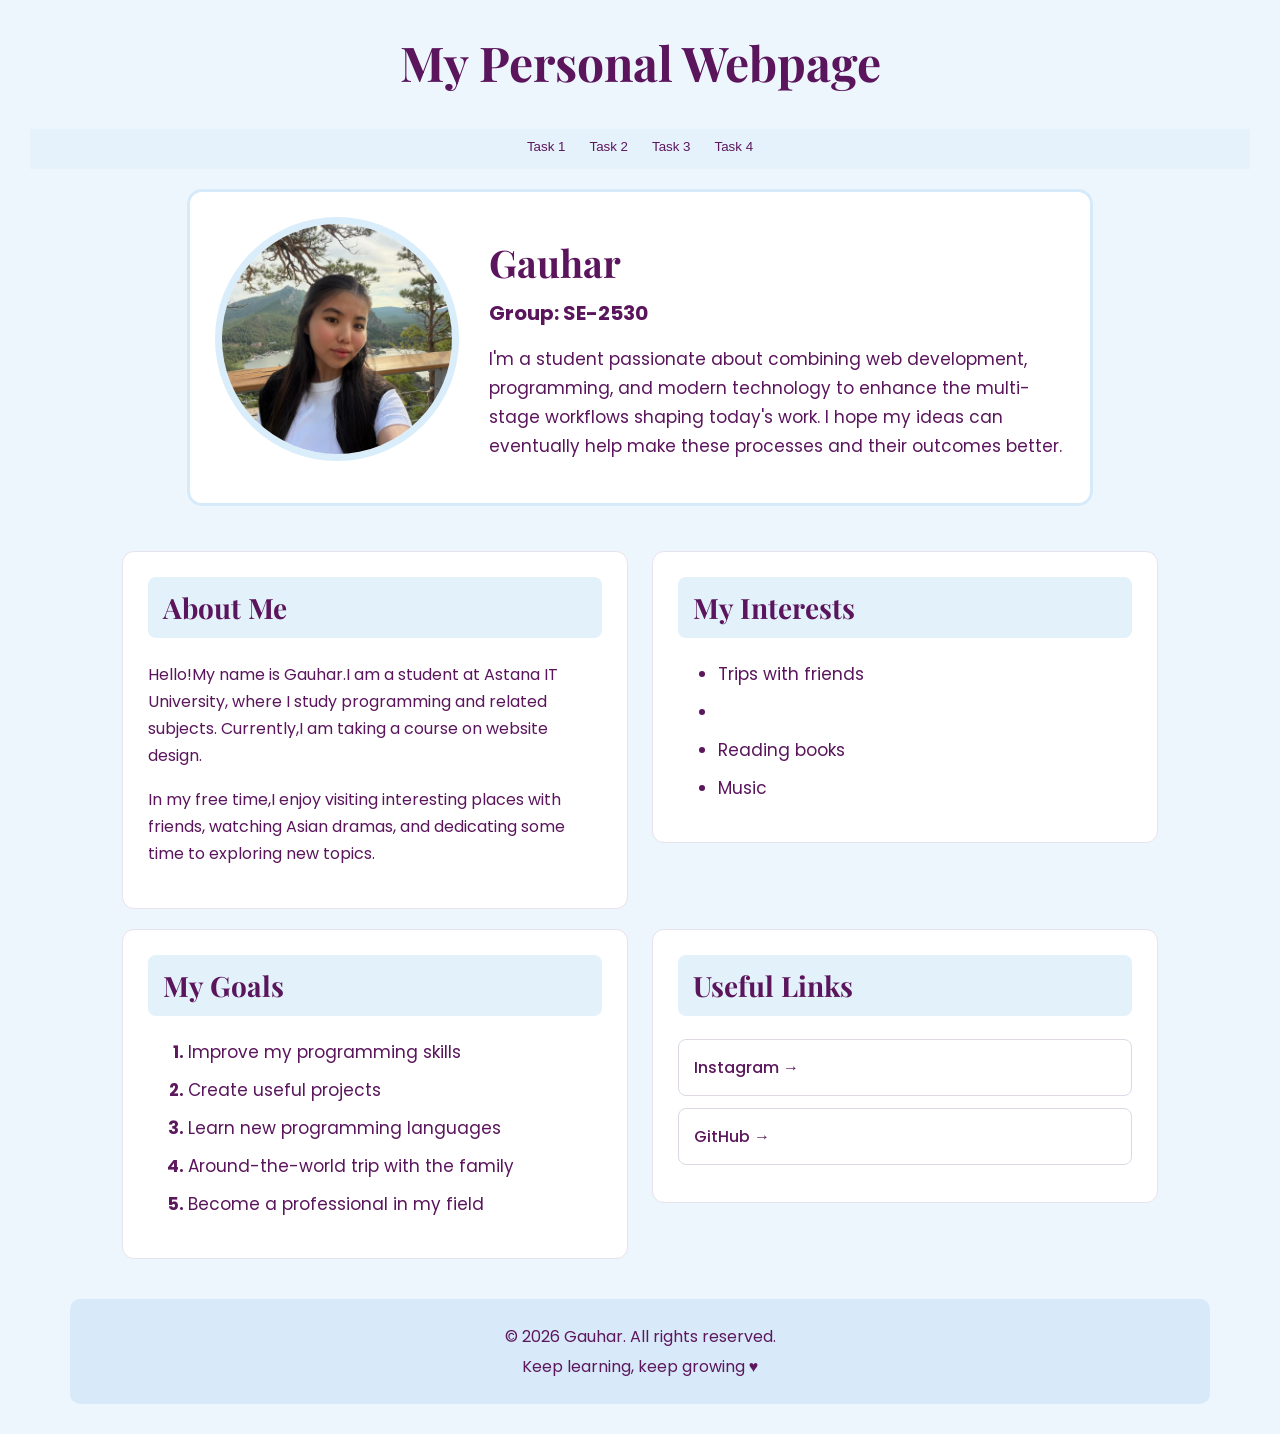
<file: Task1/index.html>
<!DOCTYPE html>
<html lang="en">
<head>
    <meta charset="UTF-8">
    <meta name="viewport" content="width=device-width, initial-scale=1.0">

    <title>My Personal Webpage</title>

    <link rel="preconnect" href="https://fonts.googleapis.com">
    <link rel="preconnect" href="https://fonts.gstatic.com" crossorigin>

    <link href="https://fonts.googleapis.com/css2?family=Playfair+Display:wght@600;700&family=Poppins:wght@400;500&display=swap" rel="stylesheet">

    <link rel="stylesheet" href="style.css">
</head>

<body>

    <header>
        <h1>My Personal Webpage</h1>
    </header>

      <div class="navbar">
   <button onclick="window.location.href='../Task1/index.html';">Task 1</button>
<button onclick="window.location.href='../Task2/index.html';">Task 2</button>
<button onclick="window.location.href='../Task3/index.html';">Task 3</button>
<button onclick="window.location.href='../Task4/index.html';">Task 4</button>
  </div>

    <div class="profile-card" id="profile-card">

        <div class="profile-image">
            <img src="../.vscode/images/gauhar-photo.jpeg" alt="Gauhar's picture">

        </div>

        <div class="profile-info">
            <h2>Gauhar</h2>

            <h3>Group: SE-2530 </h3>

            <p>
                I'm a student passionate about combining web development, programming, and modern technology to enhance the multi-stage workflows shaping today's work.
                I hope my ideas can eventually help make these processes and their outcomes better.
            </p>
        </div>

    </div>


    <main>

        <section class="card">

            <h2>About Me</h2>

            <p>
                Hello!My name is Gauhar.I am a student at Astana IT University, where I study programming and related subjects.
                Currently,I am taking a course on website design.
                
            </p>

            <p>
                In my free time,I enjoy visiting interesting places with friends, watching Asian dramas, and dedicating some time to exploring new topics.
            </p>

        </section>


        <section class="card">

            <h2>My Interests</h2>

            <ul>
                <li>Trips with friends</li>
                <li></li>
                <li>Reading books</li>
                <li>Music</li>
            </ul>

        </section>


        <section class="card">

            <h2>My Goals</h2>

            <ol>
                <li>Improve my programming skills</li>
                <li>Create useful projects</li>
                <li>Learn new programming languages</li>
                <li>Around-the-world trip with the family</li>
                <li>Become a professional in my field</li>
            </ol>

        </section>


        <section class="card">

            <h2>Useful Links</h2>

            <div class="links">

                <a href="https://www.instagram.com/hharruuru?stkn=MTk2MWx6MWxicWhzZA%3D%3D&utm_source=qr" target="_blank">
                    Instagram →
                </a>

                <a href="https://github.com/gauharb/web-asn1" target="_blank">
                    GitHub →
                </a>

            </div>

        </section>

    </main>


    <footer>
        <p>© 2026 Gauhar. All rights reserved.</p>
        <p>Keep learning, keep growing ♥</p>
    </footer>

</body>
</html>
</file>
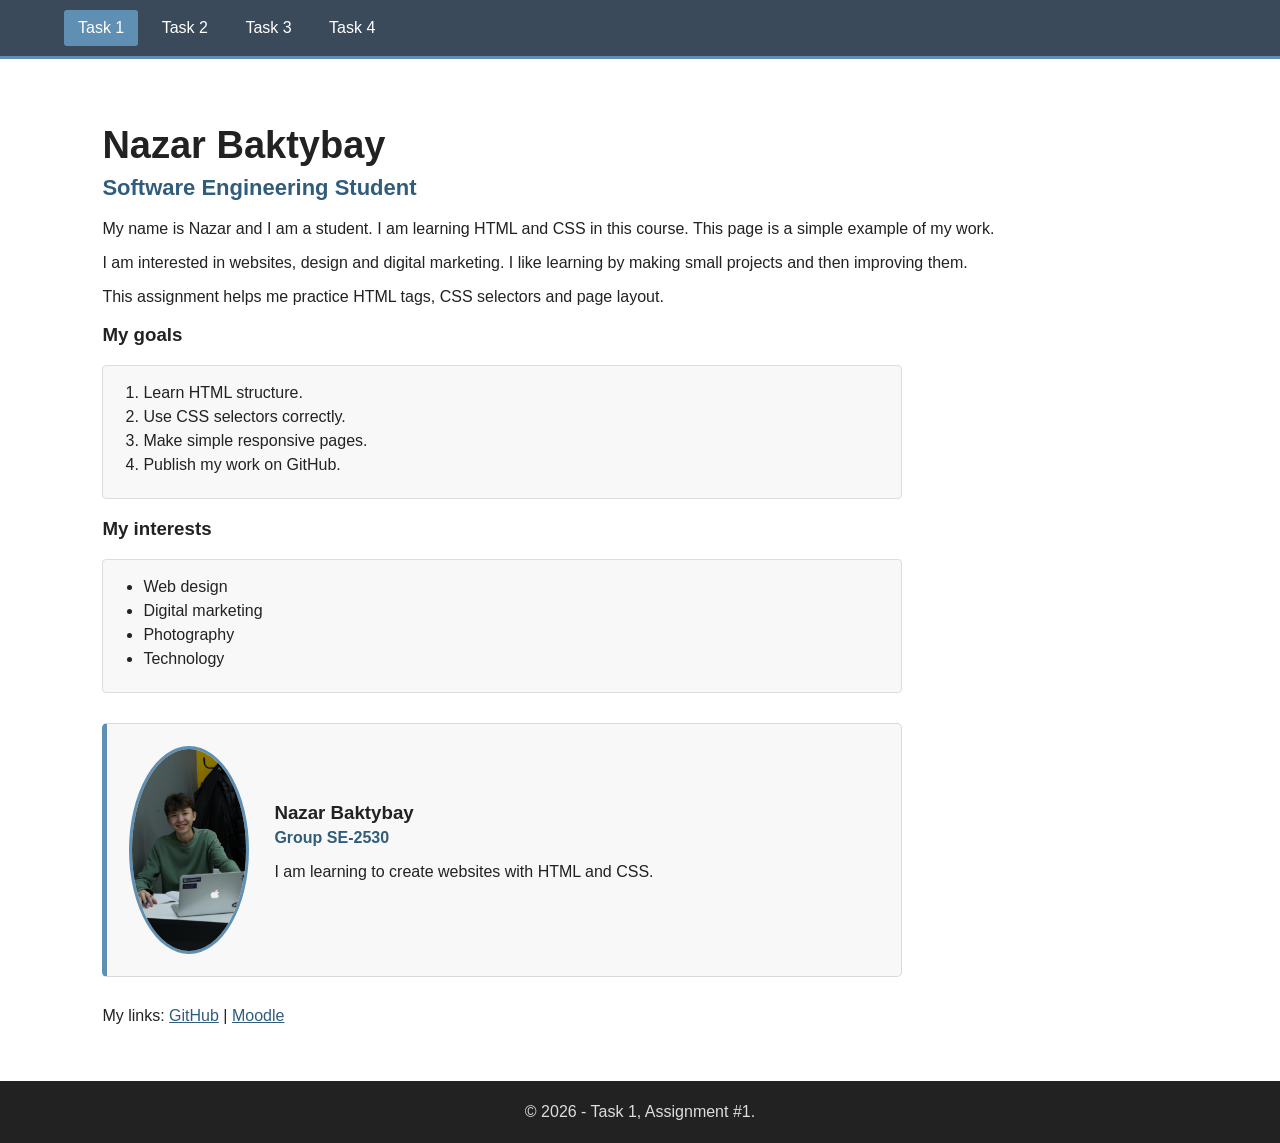
<file: task1N/index.html>
<!DOCTYPE html>
<html lang="en">
<head>
  <meta charset="UTF-8">
  <meta name="viewport" content="width=device-width, initial-scale=1.0">
  <title>Task 1 - Personal Webpage</title>
  <link rel="stylesheet" href="styles.css">
</head>
<body>

  <nav class="navbar">
    <a href="index.html" class="active">Task 1</a>
    <a href="../task2N/index.html">Task 2</a>
    <a href="../task3N/index.html">Task 3</a>
    <a href="../task4N/index.html">Task 4</a>
  </nav>

  <main class="page">
    <h1>Nazar Baktybay</h1>
    <h2>Software Engineering Student</h2>

    <p>
      My name is Nazar and I am a student. I am learning HTML and CSS in this course.
      This page is a simple example of my work.
    </p>

    <p>
      I am interested in websites, design and digital marketing. I like learning by
      making small projects and then improving them.
    </p>

    <p>
      This assignment helps me practice HTML tags, CSS selectors and page layout.
    </p>

    <h3>My goals</h3>
    <ol>
      <li>Learn HTML structure.</li>
      <li>Use CSS selectors correctly.</li>
      <li>Make simple responsive pages.</li>
      <li>Publish my work on GitHub.</li>
    </ol>

    <h3>My interests</h3>
    <ul>
      <li>Web design</li>
      <li>Digital marketing</li>
      <li>Photography</li>
      <li>Technology</li>
    </ul>

    <section class="profile-card" id="profile">
      <img src="../.vscode/images/WhatsApp Image 2026-09-21 at 18.53.29.jpeg" alt="Nazar Baktybay" class="profile-photo">
      <div>
        <h3 class="profile-name">Nazar Baktybay</h3>
        <p class="profile-group">Group SE-2530</p>
        <p>I am learning to create websites with HTML and CSS.</p>
      </div>
    </section>

    <p>
      My links:
      <a href="https://github.com/" target="_blank">GitHub</a> |
      <a href="https://moodle.astanait.edu.kz/" target="_blank">Moodle</a>
    </p>
  </main>

  <footer class="site-footer">
    <p>&copy; 2026 - Task 1, Assignment #1.</p>
  </footer>

</body>
</html>
</file>
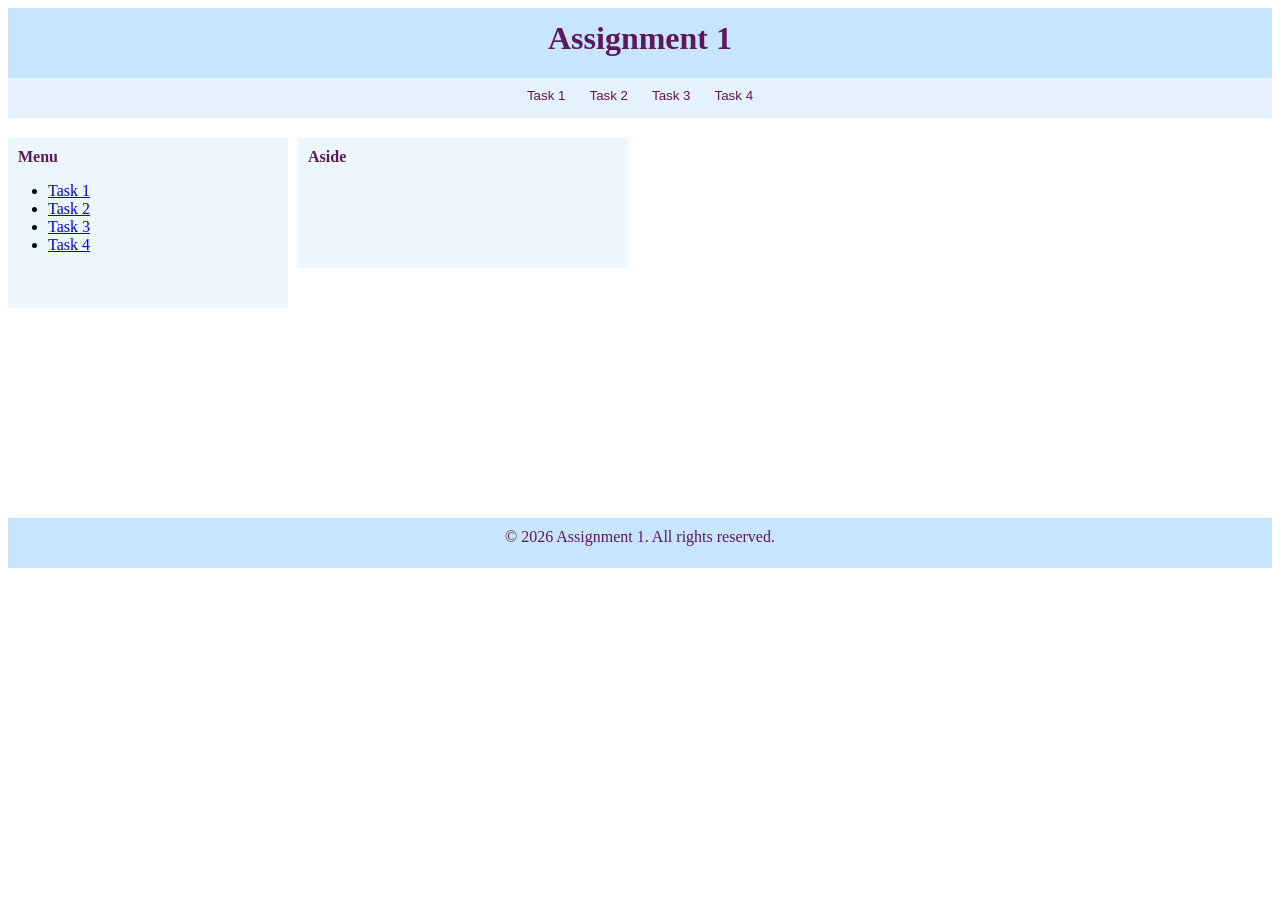
<file: Task2/index.html>
<!DOCTYPE html>
<html lang="en">
<head>
  <meta charset="UTF-8">
  <meta name="viewport" content="width=device-width, initial-scale=1.0">
  <title>Task 2</title>
  <link rel="stylesheet" href="style.css">
</head>
<body class="but">
  <div class="a">
    <h1>Assignment 1</h1>
  </div>
  
  <div class="navbar">
   <button onclick="window.location.href='../Task1/index.html';">Task 1</button>
<button onclick="window.location.href='../Task2/index.html';">Task 2</button>
<button onclick="window.location.href='../Task3/index.html';">Task 3</button>
<button onclick="window.location.href='../Task4/index.html';">Task 4</button>
  </div>
  
  <div class="c">
    <p>Menu</p> 
    <ul>
      <li><a href="../Task1/index.html">Task 1</a></li>
      <li><a href="../Task2/index.html">Task 2</a></li>
      <li><a href="../Task3/index.html">Task 3</a></li>
      <li><a href="../Task4/index.html">Task 4</a></li>
    </ul>
  </div>
  
  <div class="d">
    <p>Aside</p>
  </div>
  
  <div class="footer">
    <p>&copy; 2026 Assignment 1. All rights reserved.</p>
  </div>
</body>
</html>
</file>
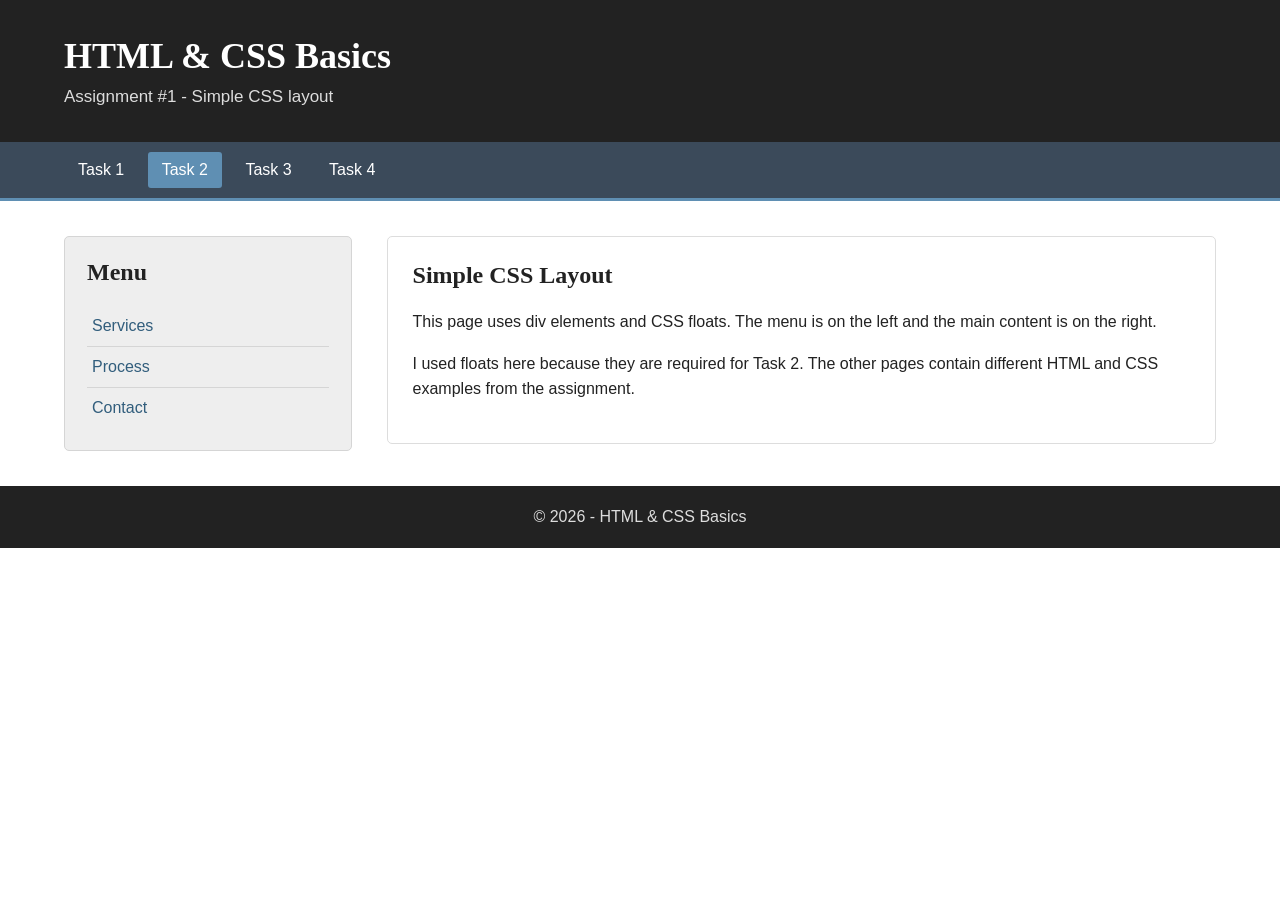
<file: task2N/index.html>
<!DOCTYPE html>
<html lang="en">
<head>
  <meta charset="UTF-8">
  <meta name="viewport" content="width=device-width, initial-scale=1.0">
  <title>Assignment #1 - HTML & CSS</title>
  <link rel="stylesheet" href="styles.css">
</head>
<body>

  <div class="page-wrap">

    <header class="header">
      <h1>HTML & CSS Basics</h1>
      <p>Assignment #1 - Simple CSS layout</p>
    </header>

    <nav class="navbar">
    <a href="../task1N/index.html">Task 1</a>
    <a href="index.html" class="active">Task 2</a>
    <a href="../task3N/index.html">Task 3</a>
    <a href="../task4N/index.html">Task 4</a>
  </nav>

    <main class="content-row">

      <div class="sidebar">
        <h2>Menu</h2>
        <ul>
          <li><a href="#services">Services</a></li>
          <li><a href="#process">Process</a></li>
          <li><a href="#contact">Contact</a></li>
        </ul>
      </div>

      <div class="aside">
        <h2 id="services">Simple CSS Layout</h2>
        <p>
          This page uses div elements and CSS floats. The menu is on the left
          and the main content is on the right.
        </p>

        <p id="process">
          I used floats here because they are required for Task 2. The other
          pages contain different HTML and CSS examples from the assignment.
        </p>
      </div>

    </main>

    <footer class="footer" id="contact">
      <p>&copy; 2026 - HTML & CSS Basics</p>
    </footer>

  </div>

</body>
</html>
</file>
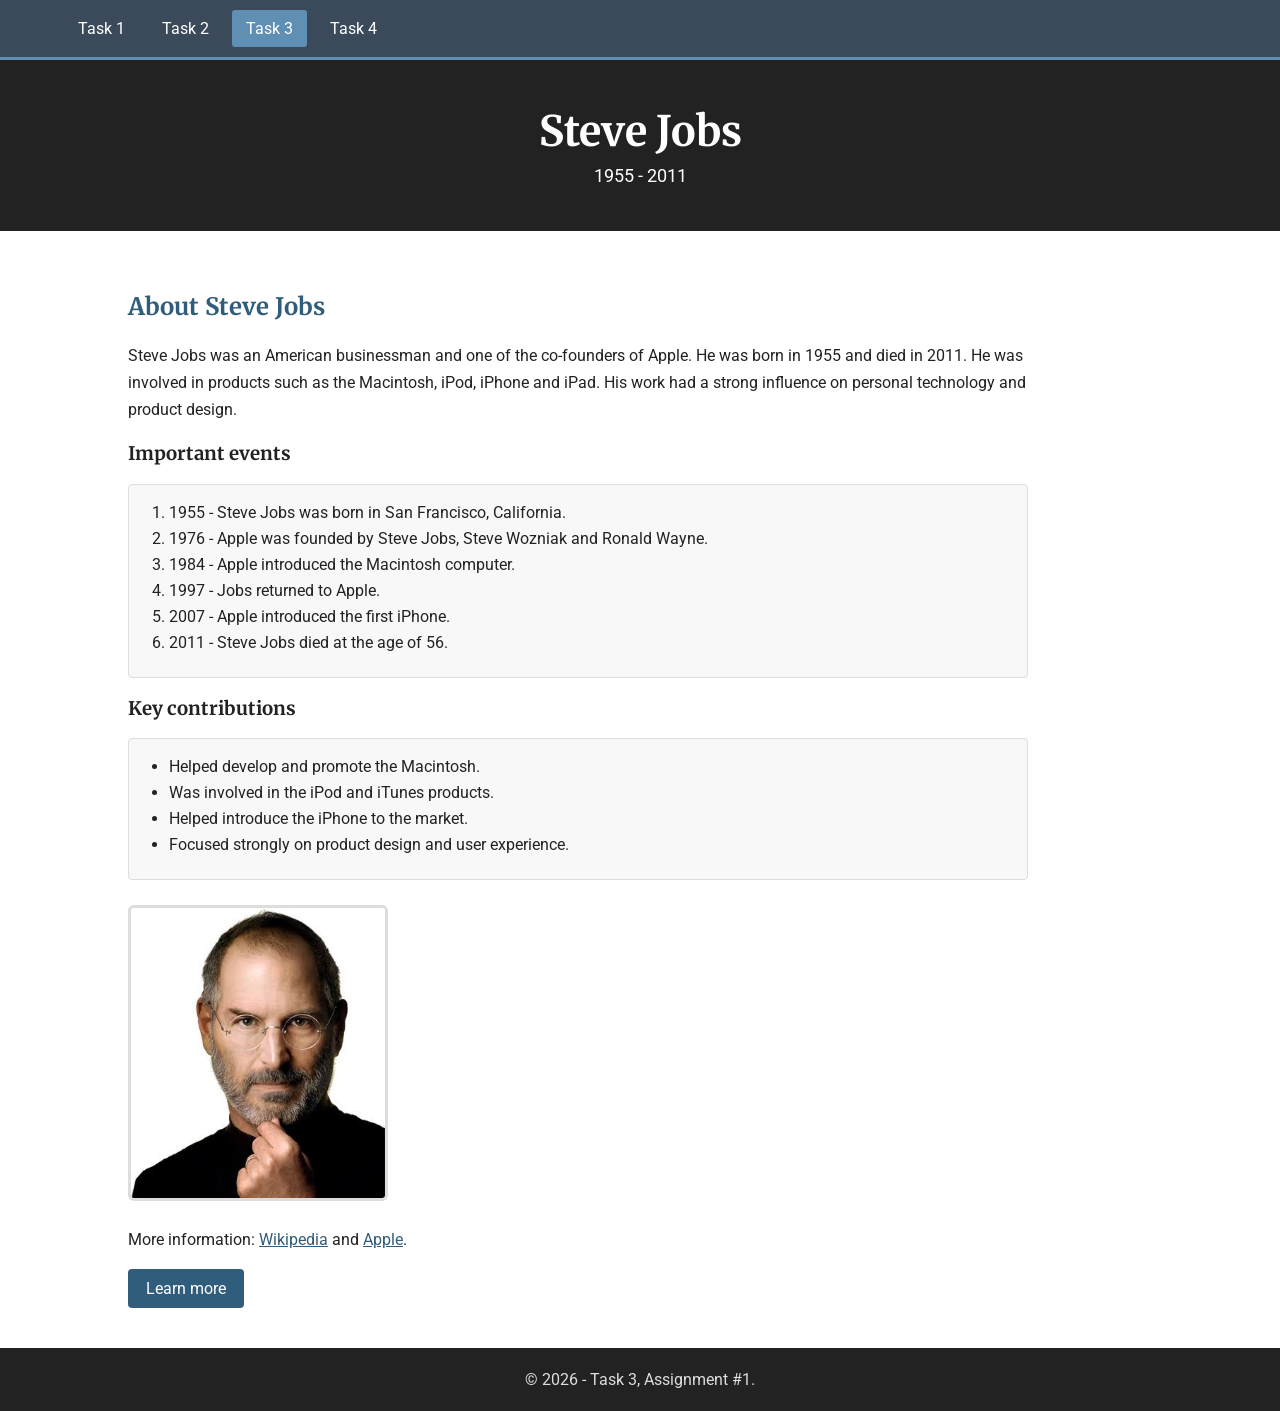
<file: task3N/index.html>
<!DOCTYPE html>
<html lang="en">
<head>
  <meta charset="UTF-8">
  <meta name="viewport" content="width=device-width, initial-scale=1.0">
  <title>Task 3 - Steve Jobs Tribute</title>
  <link href="https://fonts.googleapis.com/css2?family=Merriweather:wght@400;700&family=Roboto:wght@400;500;700&display=swap" rel="stylesheet">
  <link rel="stylesheet" href="styles.css">
</head>
<body>

  <nav class="navbar">
    <a href="../../task1N/index.html">Task 1</a>
    <a href="../../task2N/index.html">Task 2</a>
    <a href="index.html" class="active">Task 3</a>
    <a href="../../task4N/index.html">Task 4</a>
  </nav>

  <header class="tribute-header">
    <h1>Steve Jobs</h1>
    <p>1955 - 2011</p>
  </header>

  <main class="content">
    <h2>About Steve Jobs</h2>

    <p>
      Steve Jobs was an American businessman and one of the co-founders of Apple.
      He was born in 1955 and died in 2011. He was involved in products such as
      the Macintosh, iPod, iPhone and iPad. His work had a strong influence on
      personal technology and product design.
    </p>

    <h3>Important events</h3>
    <ol>
      <li>1955 - Steve Jobs was born in San Francisco, California.</li>
      <li>1976 - Apple was founded by Steve Jobs, Steve Wozniak and Ronald Wayne.</li>
      <li>1984 - Apple introduced the Macintosh computer.</li>
      <li>1997 - Jobs returned to Apple.</li>
      <li>2007 - Apple introduced the first iPhone.</li>
      <li>2011 - Steve Jobs died at the age of 56.</li>
    </ol>

    <h3>Key contributions</h3>
    <ul>
      <li>Helped develop and promote the Macintosh.</li>
      <li>Was involved in the iPod and iTunes products.</li>
      <li>Helped introduce the iPhone to the market.</li>
      <li>Focused strongly on product design and user experience.</li>
    </ul>

    <img src="../../.vscode/images/steve.jpg"
         alt="Portrait of Steve Jobs"
         class="portrait">

    <p>
      More information:
      <a href="https://en.wikipedia.org/wiki/Steve_Jobs" target="_blank">Wikipedia</a>
      and
      <a href="https://www.apple.com/" target="_blank">Apple</a>.
    </p>

    <a class="btn" href="https://en.wikipedia.org/wiki/Steve_Jobs" target="_blank">Learn more</a>
  </main>

  <footer class="site-footer">
    <p>&copy; 2026 - Task 3, Assignment #1.</p>
  </footer>

</body>
</html>
</file>
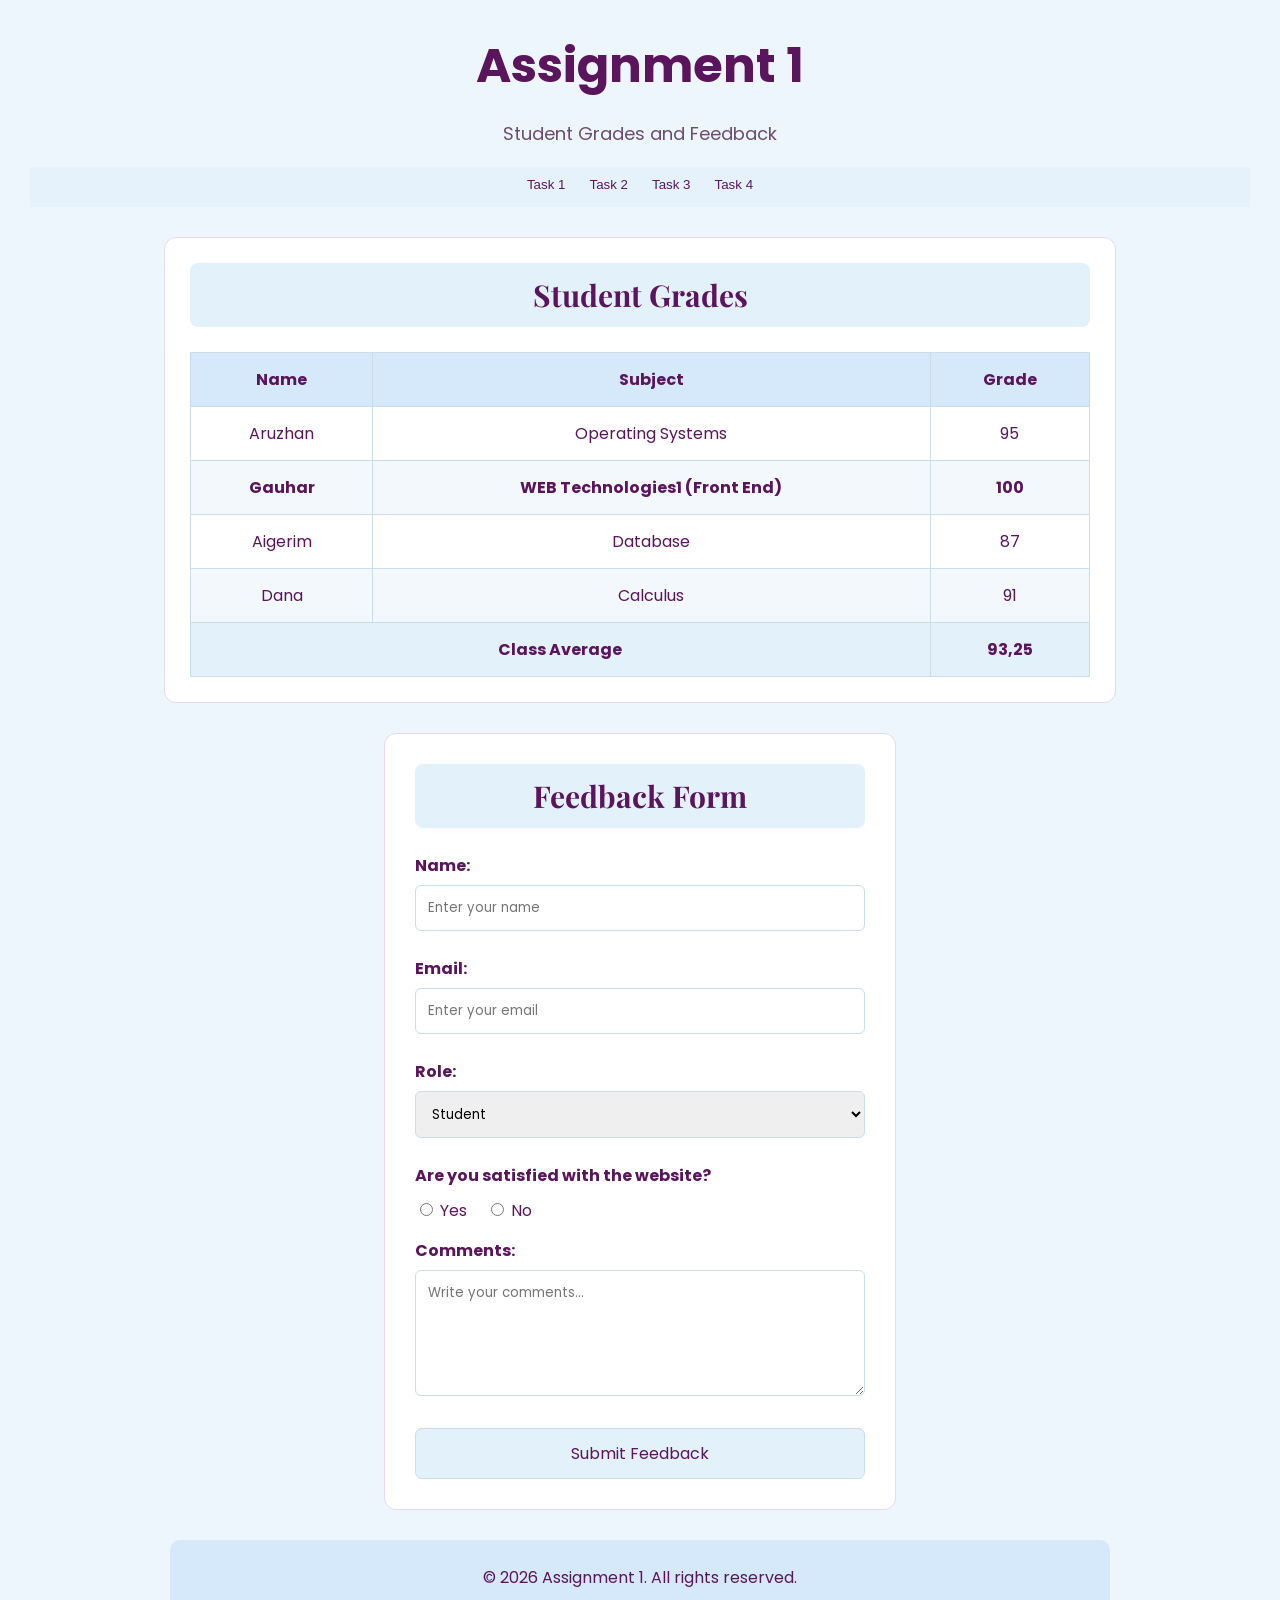
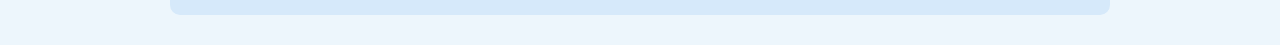
<file: Task4/index.html>
<!DOCTYPE html>
<html lang="en">

<head>
    <meta charset="UTF-8">
    <meta name="viewport" content="width=device-width, initial-scale=1.0">

    <title>Student Grades and Feedback</title>

    <!-- Google Fonts -->
    <link rel="preconnect" href="https://fonts.googleapis.com">
    <link rel="preconnect" href="https://fonts.gstatic.com" crossorigin>

    <link href="https://fonts.googleapis.com/css2?family=Playfair+Display:wght@600;700&family=Poppins:wght@400;500&display=swap" rel="stylesheet">

    <link rel="stylesheet" href="style.css">
</head>

<body>


    <header>
        <h1>Assignment 1</h1>
        <p>Student Grades and Feedback</p>
    </header>


    <div class="navbar">

        <button onclick="window.location.href='../Task1/index.html';">Task 1</button>
        <button onclick="window.location.href='../Task2/index.html';">Task 2</button>
        <button onclick="window.location.href='../Task3/index.html';">Task 3</button>
        <button onclick="window.location.href='../Task4/index.html';">Task 4</button>
    </div>


    <div class="table-card">

        <h2 id="table-title">Student Grades</h2>

        <table>

            <thead>
                <tr>
                    <th>Name</th>
                    <th>Subject</th>
                    <th>Grade</th>
                </tr>
            </thead>

            <tbody>

                <tr>
                    <td>Aruzhan</td>
                    <td>Operating Systems</td>
                    <td>95</td>
                </tr>

                <tr class="highlight-row">
                    <td>Gauhar</td>
                    <td>WEB Technologies1 (Front End)</td>
                    <td>100</td>
                </tr>

                <tr>
                    <td>Aigerim</td>
                    <td>Database</td>
                    <td>87</td>
                </tr>

                <tr>
                    <td>Dana</td>
                    <td>Calculus</td>
                    <td>91</td>
                </tr>

                <tr class="average-row">
                    <td colspan="2">Class Average</td>
                    <td>93,25</td>
                </tr>

            </tbody>

        </table>

    </div>



    <div class="form-card">

        <h2 id="form-title">Feedback Form</h2>

        <form>

            <label for="name">Name:</label>

            <input
                type="text"
                id="name"
                name="name"
                placeholder="Enter your name"
            >


            <label for="email">Email:</label>

            <input
                type="email"
                id="email"
                name="email"
                placeholder="Enter your email"
            >


            <label for="role">Role:</label>

            <select id="role" name="role">

                <option value="student">Student</option>
                <option value="teacher">Teacher</option>
                <option value="other">Other</option>

            </select>


            <label>Are you satisfied with the website?</label>

            <div class="radio-group">

                <input
                    type="radio"
                    id="yes"
                    name="satisfied"
                    value="yes"
                >

                <label for="yes">Yes</label>


                <input
                    type="radio"
                    id="no"
                    name="satisfied"
                    value="no"
                >

                <label for="no">No</label>

            </div>


            <label for="comments">Comments:</label>

            <textarea
                id="comments"
                name="comments"
                rows="5"
                placeholder="Write your comments..."
            ></textarea>


            <button class="submit-button" type="submit">
                Submit Feedback
            </button>

        </form>

    </div>


    <footer>
        <p>© 2026 Assignment 1. All rights reserved.</p>
    </footer>

</body>

</html>
</file>
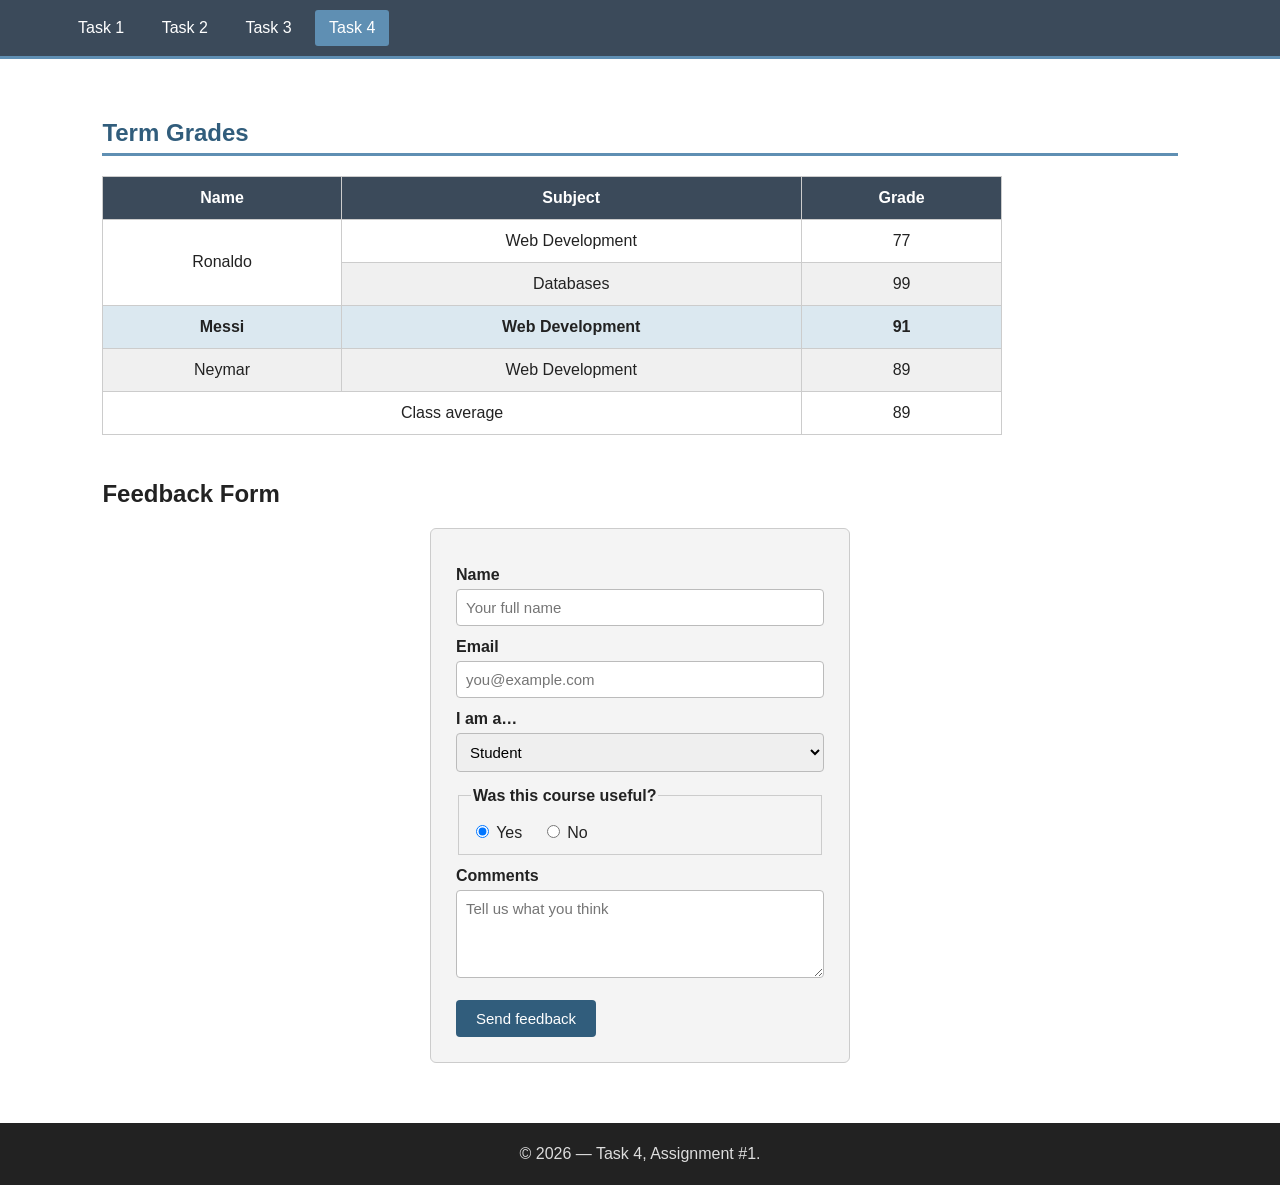
<file: task4N/index.html>
<!DOCTYPE html>
<html lang="en">
<head>
  <meta charset="UTF-8">
  <meta name="viewport" content="width=device-width, initial-scale=1.0">
  <title>Task 4 &mdash; Table &amp; Form</title>
  <link rel="stylesheet" href="styles.css">
</head>
<body>

  <nav class="navbar" aria-label="Assignment tasks">
    <a href="../task1N/index.html">Task 1</a>
    <a href="../task2N/index.html">Task 2</a>
    <a href="../task3N/index.html">Task 3</a>
    <a href="index.html" class="active">Task 4</a>
  </nav>

  <main class="page">

    <h2 id="grades-heading">Term Grades</h2>

    <table class="grades-table">
      <thead>
        <tr>
          <th>Name</th>
          <th>Subject</th>
          <th>Grade</th>
        </tr>
      </thead>
      <tbody>
        <tr>
          <td rowspan="2">Ronaldo</td>
          <td>Web Development</td>
          <td>77</td>
        </tr>
        <tr>
          <td>Databases</td>
          <td>99</td>
        </tr>
        <tr class="highlight-row">
          <td>Messi</td>
          <td>Web Development</td>
          <td>91</td>
        </tr>
        <tr>
          <td>Neymar</td>
          <td>Web Development</td>
          <td>89</td>
        </tr>
        <tr>
          <td colspan="2">Class average</td>
          <td>89</td>
        </tr>
      </tbody>
    </table>

    <h2>Feedback Form</h2>

    <form class="feedback-form" id="feedback-form" action="#" method="post">

      <label for="name">Name</label>
      <input type="text" id="name" name="name" placeholder="Your full name" required>

      <label for="email">Email</label>
      <input type="email" id="email" name="email" placeholder="you@example.com" required>

      <label for="role">I am a&hellip;</label>
      <select id="role" name="role">
        <option value="student">Student</option>
        <option value="teacher">Teacher</option>
        <option value="other">Other</option>
      </select>

      <fieldset class="radio-group">
        <legend>Was this course useful?</legend>
        <label class="radio-label"><input type="radio" name="useful" value="yes" checked> Yes</label>
        <label class="radio-label"><input type="radio" name="useful" value="no"> No</label>
      </fieldset>

      <label for="comments">Comments</label>
      <textarea id="comments" name="comments" rows="4" placeholder="Tell us what you think"></textarea>

      <button type="submit" class="submit-btn">Send feedback</button>

    </form>

  </main>

  <footer class="site-footer">
    <p>&copy; 2026 &mdash; Task 4, Assignment #1.</p>
  </footer>

</body>
</html>
</file>
<file: Task1/style.css>
body {
    margin: 0;
    padding: 30px;
    background-color: #edf6fc;
    color: #5a155c;
    font-family: "Poppins", Arial, sans-serif;
}


header {
    text-align: center;
    margin-bottom: 35px;
}

h1 {
    margin: 0;
    font-family: "Playfair Display", serif;
    font-size: 48px;
    color: #5a155c;
}

.subtitle {
    font-size: 18px;
    margin-top: 10px;
    color: oklab(46.489999999999995% 0.05862 -0.04556);
}


.navbar {
    background-color: rgb(229, 242, 252);
    height: 40px;
    width: 100%;
    text-align: center;
    margin-bottom: 20px;
}

.navbar button {
    background-color: rgb(229, 242, 252);
    color: rgb(92, 23, 93);
    border: none;
    padding: 10px 10px;
}


#profile-card {
    max-width: 850px;
    margin: 0 auto 35px auto;
    padding: 25px;
    background-color: rgb(255, 255, 255);
    border: 3px solid rgb(214, 234, 250);
    border-radius: 15px;
    overflow: hidden;
}


.profile-image {
    float: left;
    margin-right: 30px;
}

.profile-image img {
    width: 230px;
    height: 230px;
    object-fit: cover;
    max-width: 1700%;
    border-radius: 50%;
    border: 7px solid rgb(217, 237, 250);
}



.profile-info {
    padding-top: 20px;
}

.profile-info h2 {
    margin: 0 0 10px 0;
    font-family: "Playfair Display", serif;
    font-size: 38px;
    color: #5a155c;
}

.profile-info h3 {
    margin: 0 0 15px 0;
    font-size: 20px;
    color: #5a155c;
}

.profile-info p {
    font-size: 17px;
    line-height: 1.7;
}


main {
    max-width: 1100px;
    margin: 0 auto;
    text-align: center;
}

.card {
    display: inline-block;
    vertical-align: top;
    box-sizing: border-box;
    width: 46%;
    margin: 10px;
    padding: 25px;
    background-color: #ffffff;
    border: 1px solid #e8e1ee;
    border-radius: 12px;
    text-align: left;
}


.card h2 {
    margin-top: 0;
    padding: 12px 15px;
    font-family: "Playfair Display", serif;
    font-size: 28px;
    background-color: #e3f1fb;
    border-radius: 8px;
    color: #5a155c;
}



.card p {
    font-size: 16px;
    line-height: 1.7;
}


li {
    margin: 12px 0;
    font-size: 17px;
}

ol li::marker {
    font-weight: bold;
    color: rgb(92, 23, 93);
}

ul li::marker {
    color: rgb(90, 21, 92);
}



.links {
    display: block;
}

a {
    display: block;

    margin: 12px 0;
    padding: 15px;
    border: 1px solid rgb(224, 215, 230);
    border-radius: 8px;
    color: rgb(92, 23, 93);
    text-decoration: none;
    font-weight: 500;
}


a:hover {
    background-color: rgb(214, 234, 250);
    color: rgb(122, 38, 125);
}



footer {
    max-width: 1100px;
    margin: 30px auto 0 auto;
    padding: 20px;
    background-color: rgb(216, 234, 250);
    border-radius: 10px;
    text-align: center;
}

footer p {
    margin: 5px;
    color: rgb(92, 23, 93);
}


@media (max-width: 700px) {

    body {
        padding: 15px;
    }

    h1 {
        font-size: 35px;
    }

    #profile-card {
        text-align: center;
    }

    .profile-image {
        float: none;
        margin: 0 0 20px 0;
    }

    .profile-info {
        padding-top: 0;
    }

    .card {
        display: block;
        width: 100%;
        margin: 15px 0;
    }
}
</file>
<file: task1N/styles.css>
/* Common styles */
* { box-sizing: border-box; }
body { margin: 0; background-color: #f4f4f4; color: #222; font-family: Arial, sans-serif; }
.navbar { background-color: #3b4a5a; padding: 10px 5%; border-bottom: 3px solid #5f8fb3; }
.navbar a { display: inline-block; color: white; text-decoration: none; padding: 9px 14px; margin-right: 5px; border-radius: 3px; }
.navbar a:hover, .navbar a.active { background-color: #5f8fb3; }
.page { width: 100%; min-height: calc(100vh - 100px); padding: 40px 8%; background-color: white; }
.site-footer { padding: 22px 5%; background-color: #222; color: #ddd; text-align: center; }
.site-footer p { margin: 0; }
@media (max-width: 700px) { .page { padding: 30px 5%; } .navbar { padding: 10px 4%; } .navbar a { margin-bottom: 4px; } }

body {
  background-color: #f4f4f4;
}

.page {
  min-height: calc(100vh - 100px);
}

.page h1 {
  font-size: 38px;
  margin-bottom: 8px;
}

.page h2 {
  color: #315d7c;
  font-size: 22px;
  margin-top: 0;
}

.page p {
  margin-bottom: 16px;
}

.page ol,
.page ul {
  max-width: 800px;
  background-color: #f8f8f8;
  border: 1px solid #ddd;
  padding: 18px 20px 18px 40px;
  border-radius: 4px;
}

.page li {
  margin-bottom: 6px;
}

.page a {
  color: #315d7c;
}

.page a:hover {
  color: #222;
}

.profile-card {
  display: flex;
  align-items: center;
  gap: 25px;
  max-width: 800px;
  margin: 30px 0;
  padding: 22px;
  background-color: #f8f8f8;
  border: 1px solid #d8d8d8;
  border-radius: 5px;
}

.profile-photo {
  width: 120px;
  max-width: 40%;
  border-radius: 50%;
  border: 3px solid #5f8fb3;
}

.profile-name {
  margin: 0 0 5px;
}

.profile-group {
  margin: 0 0 10px;
  color: #315d7c;
  font-weight: bold;
}

#profile {
  border-left: 5px solid #5f8fb3;
}

@media (max-width: 600px) {
  .profile-card {
    flex-direction: column;
    text-align: center;
  }
}
</file>
<file: Task2/style.css>
.a {
  background-color:rgb(200, 229, 255);
  height: 70px;
  text-align: center;
  line-height: 60px;
}

.a h1 {
  color: rgb(92, 23, 93);
  text-align: center;
  margin: 0;
}

.navbar  {
  background-color: rgb(229, 242, 252);
  height: 40px;
  text-align: center;
}

.navbar button {
  background-color: rgb(229, 242, 252);
  color: rgb(92, 23, 93);
  border: none;
  padding: 10px 10px;
}

.c {
  background-color: rgb(236, 247, 255);
  height: 170px;
  width: 280px;
  margin-top: 20px;
  float: left;
}

.c p {
  color: rgb(92, 23, 93);
  font-weight: bold;
  margin: 10px;
}

.d {
  background-color: rgb(236, 247, 255);
  height: 130px;
  width: 330px;
  margin-top: 20px;
  margin-left: 290px;
  box-sizing: border-box;
}

.d p {
  color: #5c175d;
  font-weight: bold;
  margin: 10px;
  float: left;
}

.footer {
  background-color: rgb(200, 229, 255);
  height: 50px;
  margin-top: 250px;
  box-sizing: border-box;
  text-align: center;
}

.footer p {
  color: rgb(92, 23, 93);
  margin: 15px;
  padding-top: 10px;
}
</file>
<file: task2N/styles.css>
* {
  box-sizing: border-box;
}

body {
  margin: 0;
  background-color: #f4f4f4;
  color: #222;
  font-family: Arial, sans-serif;
}

html,
body {
  width: 100%;
  overflow-x: hidden;
}

.page-wrap {
  width: 100%;
  min-height: 100vh;
  margin: 0;
  background-color: #fff;
}

.header {
  background-color: #222;
  color: white;
  padding: 35px 5%;
}

.header h1 {
  margin: 0 0 10px;
  font-family: Georgia, serif;
  font-size: 36px;
}

.header p {
  margin: 0;
  color: #ddd;
  font-size: 17px;
}

.navbar {
  background-color: #3b4a5a;
  padding: 10px 5%;
  border-bottom: 3px solid #5f8fb3;
}

.navbar a {
  display: inline-block;
  color: white;
  text-decoration: none;
  padding: 9px 14px;
  margin-right: 5px;
  border-radius: 3px;
}

.navbar a:hover,
.navbar a.active {
  background-color: #5f8fb3;
}

.content-row {
  padding: 35px 5%;
  overflow: hidden;
}

.sidebar {
  float: left;
  width: 25%;
  margin-right: 3%;
  padding: 22px;
  background-color: #eeeeee;
  border: 1px solid #d5d5d5;
  border-radius: 5px;
}

.sidebar h2 {
  margin-top: 0;
  font-family: Georgia, serif;
  color: #222;
}

.sidebar ul {
  margin: 0;
  padding: 0;
  list-style: none;
}

.sidebar li {
  border-bottom: 1px solid #d5d5d5;
}

.sidebar li:last-child {
  border-bottom: none;
}

.sidebar a {
  display: block;
  padding: 11px 5px;
  color: #315d7c;
  text-decoration: none;
}

.sidebar a:hover {
  color: #222;
  text-decoration: underline;
}

.aside {
  float: right;
  width: 72%;
  padding: 25px;
  background-color: white;
  border: 1px solid #ddd;
  border-radius: 5px;
}

.aside h2 {
  margin-top: 0;
  font-family: Georgia, serif;
  color: #222;
}

.aside p {
  line-height: 1.6;
}

.footer {
  clear: both;
  padding: 22px 5%;
  background-color: #222;
  color: #ddd;
  text-align: center;
}

.footer p {
  margin: 0;
}

@media (max-width: 700px) {
  .header h1 {
    font-size: 30px;
  }

  .sidebar,
  .aside {
    float: none;
    width: 100%;
    margin: 0 0 20px;
  }

  .content-row {
    padding: 25px 4%;
  }

  .navbar {
    padding: 10px 4%;
  }

  .navbar a {
    margin-bottom: 4px;
  }
}
</file>
<file: task3N/styles.css>
* {
  box-sizing: border-box;
}

body {
  margin: 0;
  background-color: #f4f4f4;
  color: #222;
  font-family: "Roboto", Arial, sans-serif;
}

.navbar {
  background-color: #3b4a5a;
  padding: 10px 5%;
  border-bottom: 3px solid #5f8fb3;
}

.navbar a {
  display: inline-block;
  color: white;
  text-decoration: none;
  padding: 9px 14px;
  margin-right: 5px;
  border-radius: 3px;
}

.navbar a:hover,
.navbar a.active {
  background-color: #5f8fb3;
}

.tribute-header {
  background-color: #222;
  color: white;
  text-align: center;
  padding: 45px 20px;
}

.tribute-header h1 {
  margin: 0 0 8px;
  font-family: "Merriweather", Georgia, serif;
  font-size: 42px;
}

.tribute-header p {
  margin: 0;
  font-size: 18px;
}

.content {
  width: 100%;
  padding: 40px 10%;
  background-color: white;
}

.content h2,
.content h3 {
  font-family: "Merriweather", Georgia, serif;
}

.content h2 {
  color: #315d7c;
}

.content p {
  max-width: 900px;
  line-height: 1.7;
}

.content ol,
.content ul {
  max-width: 900px;
  background-color: #f8f8f8;
  border: 1px solid #ddd;
  padding: 18px 20px 18px 40px;
  border-radius: 4px;
}

.content li {
  margin-bottom: 7px;
}

.content a {
  color: #315d7c;
}

.content a:hover {
  color: #222;
}

.portrait {
  display: block;
  width: 260px;
  max-width: 100%;
  height: auto;
  margin: 25px 0;
  border: 3px solid #ddd;
  border-radius: 6px;
}

.btn {
  display: inline-block;
  padding: 10px 18px;
  background-color: #315d7c;
  color: white !important;
  text-decoration: none;
  border-radius: 4px;
}

.btn:hover {
  background-color: #222;
}

.site-footer {
  padding: 22px 5%;
  background-color: #222;
  color: #ddd;
  text-align: center;
}

.site-footer p {
  margin: 0;
}

@media (max-width: 700px) {
  .content {
    padding: 30px 5%;
  }
}
</file>
<file: Task4/style.css>
body {
    margin: 0;
    padding: 30px;
    background-color: rgb(237, 246, 252);
    color: rgb(90, 21, 92);
    font-family: "Poppins", Arial, sans-serif;
}


header {
    text-align: center;
    margin-bottom: 20px;
}

header h1 {
    margin: 0;
    font-size: 48px;
    color: rgb(90, 21, 92);
}

header p {
    font-size: 18px;
    color: rgb(109, 75, 114);
}


.navbar {
    background-color: rgb(229, 242, 252);
    height: 40px;
    width: 100%;
    text-align: center;
    margin-bottom: 30px;
}

.navbar button {
    background-color: rgb(229, 242, 252);
    color: rgb(92, 23, 93);
    border: none;
    padding: 10px 10px;
}


.table-card {
    max-width: 900px;
    margin: 0 auto 30px auto;
    padding: 25px;
    background-color: white;
    border: 1px solid rgb(229, 217, 240);
    border-radius: 12px;
}


#table-title {
    margin-top: 0;
    padding: 12px;
    background-color: rgb(227, 241, 251);
    border-radius: 8px;
    text-align: center;
    font-family: "Playfair Display", serif;
    font-size: 30px;
    color: rgb(90, 21, 92);
}


table {
    width: 100%;
    border-collapse: collapse;
    margin-top: 20px;
}


th,
td {
    border: 1px solid rgb(203, 221, 233);
    padding: 14px;
    text-align: center;
}


th {
    background-color: rgb(214, 233, 250);
    color: rgb(90, 21, 92);
    font-weight: bold;
}


tbody tr:nth-child(even) {
    background-color: rgb(243, 248, 252);
}


.highlight-row {
    background-color: rgb(234, 220, 240);

    font-weight: bold;
}


.average-row {
    background-color: rgb(227, 241, 251);
    font-weight: bold;
}


.form-card {
    width: 450px;
    margin: 0 auto 30px auto;
    padding: 30px;
    background-color: white;
    border-radius: 12px;
    border: 1px solid rgb(229, 217, 240);
}


#form-title {
    margin-top: 0;
    padding: 12px;
    background-color: rgb(227, 241, 251);
    border-radius: 8px;
    text-align: center;
    font-family: "Playfair Display", serif;
    font-size: 30px;
    color: rgb(90, 21, 92);
}


form > label {
    display: block;
    margin-top: 15px;
    margin-bottom: 7px;
    font-weight: bold;
    color: rgb(90, 21, 92);
}


input[type="text"],
input[type="email"],
select,
textarea {
    width: 100%;
    box-sizing: border-box;
    padding: 12px;
    margin-bottom: 10px;
    border: 1px solid rgb(203, 221, 233);
    border-radius: 6px;
    font-family: "Poppins", Arial, sans-serif;
}


.radio-group {
    margin: 10px 0 15px 0;
}

.radio-group label {
    display: inline;
    margin-right: 15px;
    font-weight: normal;
}


.submit-button {
    width: 100%;
    margin-top: 15px;
    padding: 12px;
    background-color: rgb(227, 241, 251);
    color: rgb(90, 21, 92);
    border: 1px solid rgb(203, 221, 233);
    border-radius: 7px;
    font-family: "Poppins", Arial, sans-serif;
    font-size: 16px;
}


.submit-button:hover {
    background-color: rgb(214, 234, 250);
}


footer {
    width: 900px;
    margin: 30px auto 0 auto;
    padding: 20px;
    background-color: rgb(214, 233, 250);
    border-radius: 10px;
    text-align: center;
}

footer p {
    margin: 5px;
    color: rgb(90, 21, 92);
}
</file>
<file: task4N/styles.css>
/* Common styles */
* { box-sizing: border-box; }
body { margin: 0; background-color: #f4f4f4; color: #222; font-family: Arial, sans-serif; }
.navbar { background-color: #3b4a5a; padding: 10px 5%; border-bottom: 3px solid #5f8fb3; }
.navbar a { display: inline-block; color: white; text-decoration: none; padding: 9px 14px; margin-right: 5px; border-radius: 3px; }
.navbar a:hover, .navbar a.active { background-color: #5f8fb3; }
.page { width: 100%; min-height: calc(100vh - 100px); padding: 40px 8%; background-color: white; }
.site-footer { padding: 22px 5%; background-color: #222; color: #ddd; text-align: center; }
.site-footer p { margin: 0; }
@media (max-width: 700px) { .page { padding: 30px 5%; } .navbar { padding: 10px 4%; } .navbar a { margin-bottom: 4px; } }

.page {
  min-height: calc(100vh - 100px);
}

#grades-heading {
  color: #315d7c;
  border-bottom: 3px solid #5f8fb3;
  padding-bottom: 6px;
}

.grades-table {
  width: 100%;
  max-width: 900px;
  border-collapse: collapse;
  margin: 20px 0 45px;
}

.grades-table th,
.grades-table td {
  border: 1px solid #ccc;
  padding: 12px;
  text-align: center;
}

.grades-table th {
  background-color: #3b4a5a;
  color: white;
}

.grades-table tr:nth-child(even) {
  background-color: #f0f0f0;
}

.grades-table .highlight-row {
  background-color: #dbe8f0;
  font-weight: bold;
}

.feedback-form {
  width: 420px;
  max-width: 100%;
  margin: 20px auto;
  padding: 25px;
  background-color: #f4f4f4;
  border: 1px solid #ccc;
  border-radius: 6px;
}

.feedback-form label {
  display: block;
  margin-top: 12px;
  margin-bottom: 5px;
  font-weight: bold;
}

.feedback-form input[type="text"],
.feedback-form input[type="email"],
.feedback-form select,
.feedback-form textarea {
  width: 100%;
  padding: 9px;
  border: 1px solid #bbb;
  border-radius: 4px;
  font-family: Arial, sans-serif;
  font-size: 15px;
}

.radio-group {
  margin-top: 15px;
  padding: 12px;
  border: 1px solid #ccc;
}

.radio-group legend {
  font-weight: bold;
}

.radio-label {
  display: inline-block !important;
  margin: 5px 15px 0 0 !important;
  font-weight: normal !important;
}

.submit-btn {
  margin-top: 18px;
  padding: 10px 20px;
  border: none;
  border-radius: 4px;
  background-color: #315d7c;
  color: white;
  font-size: 15px;
  cursor: pointer;
}

.submit-btn:hover {
  background-color: #222;
}
</file>
